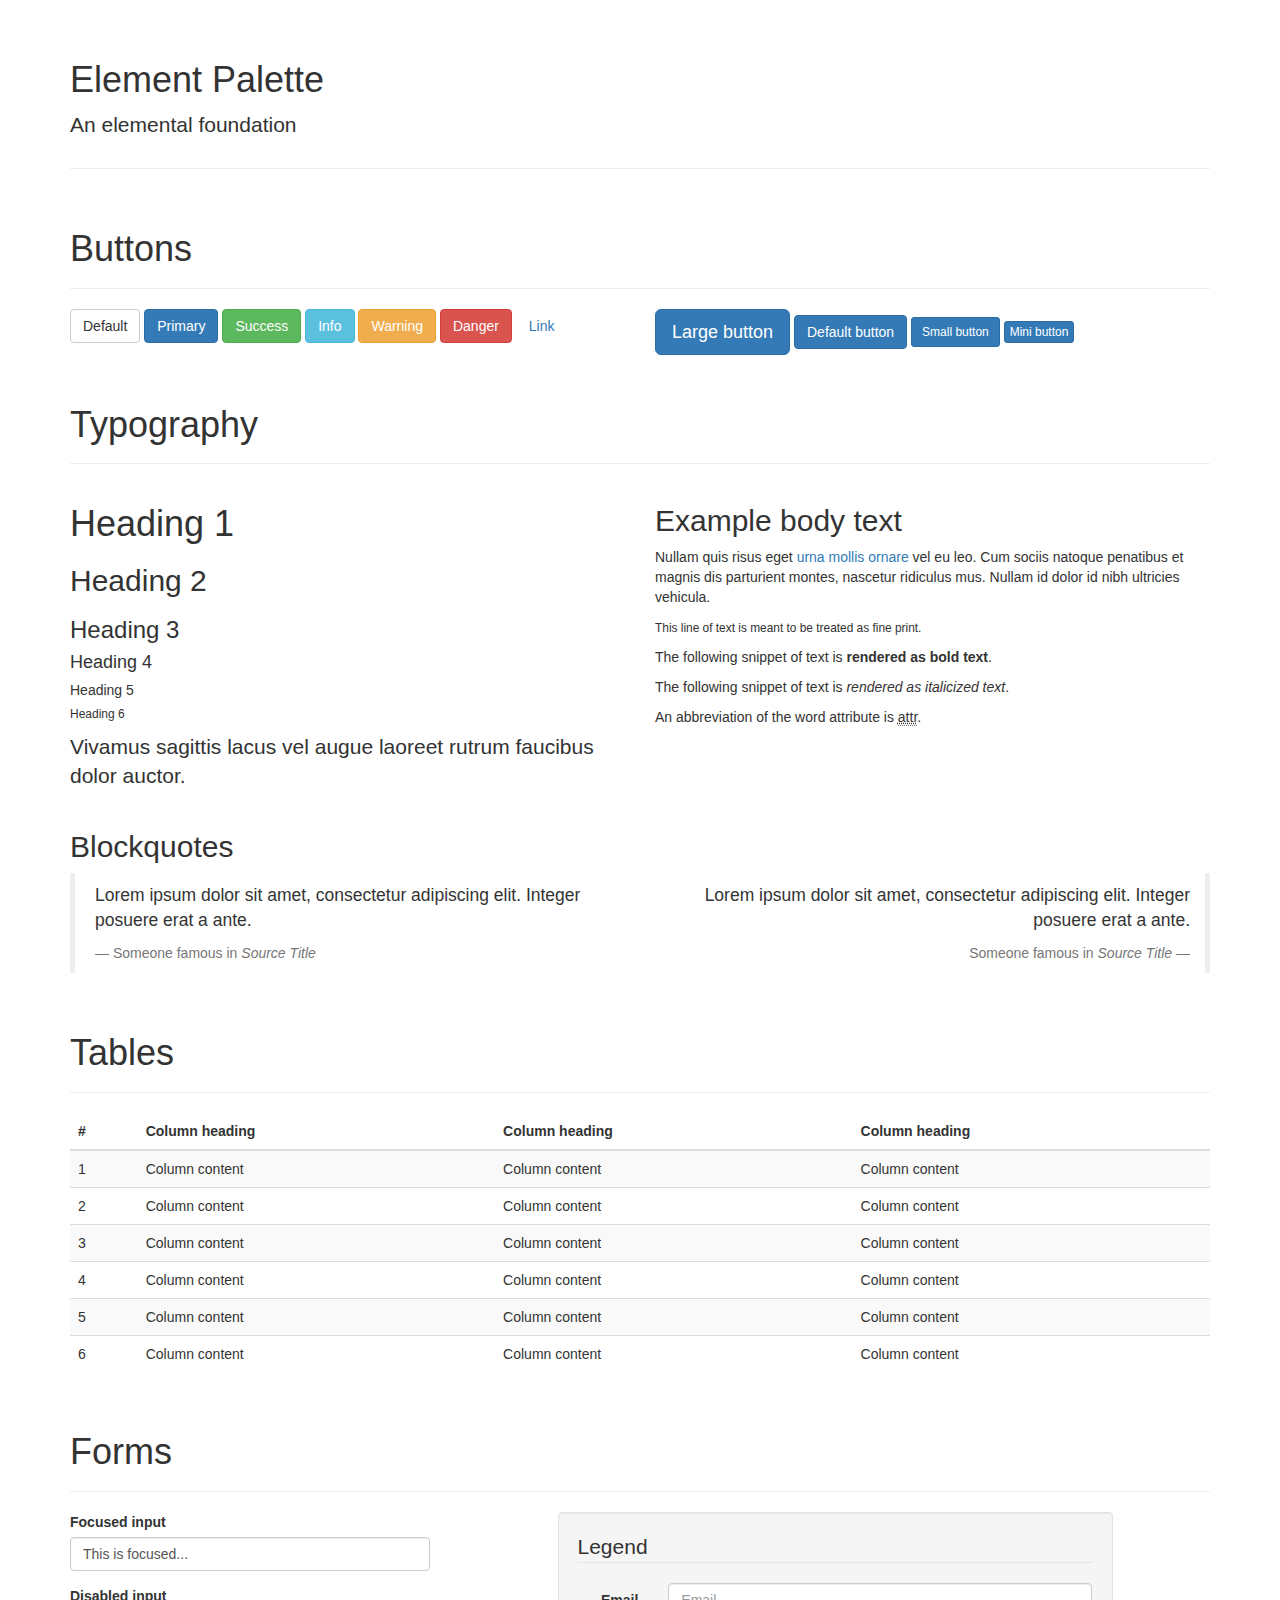
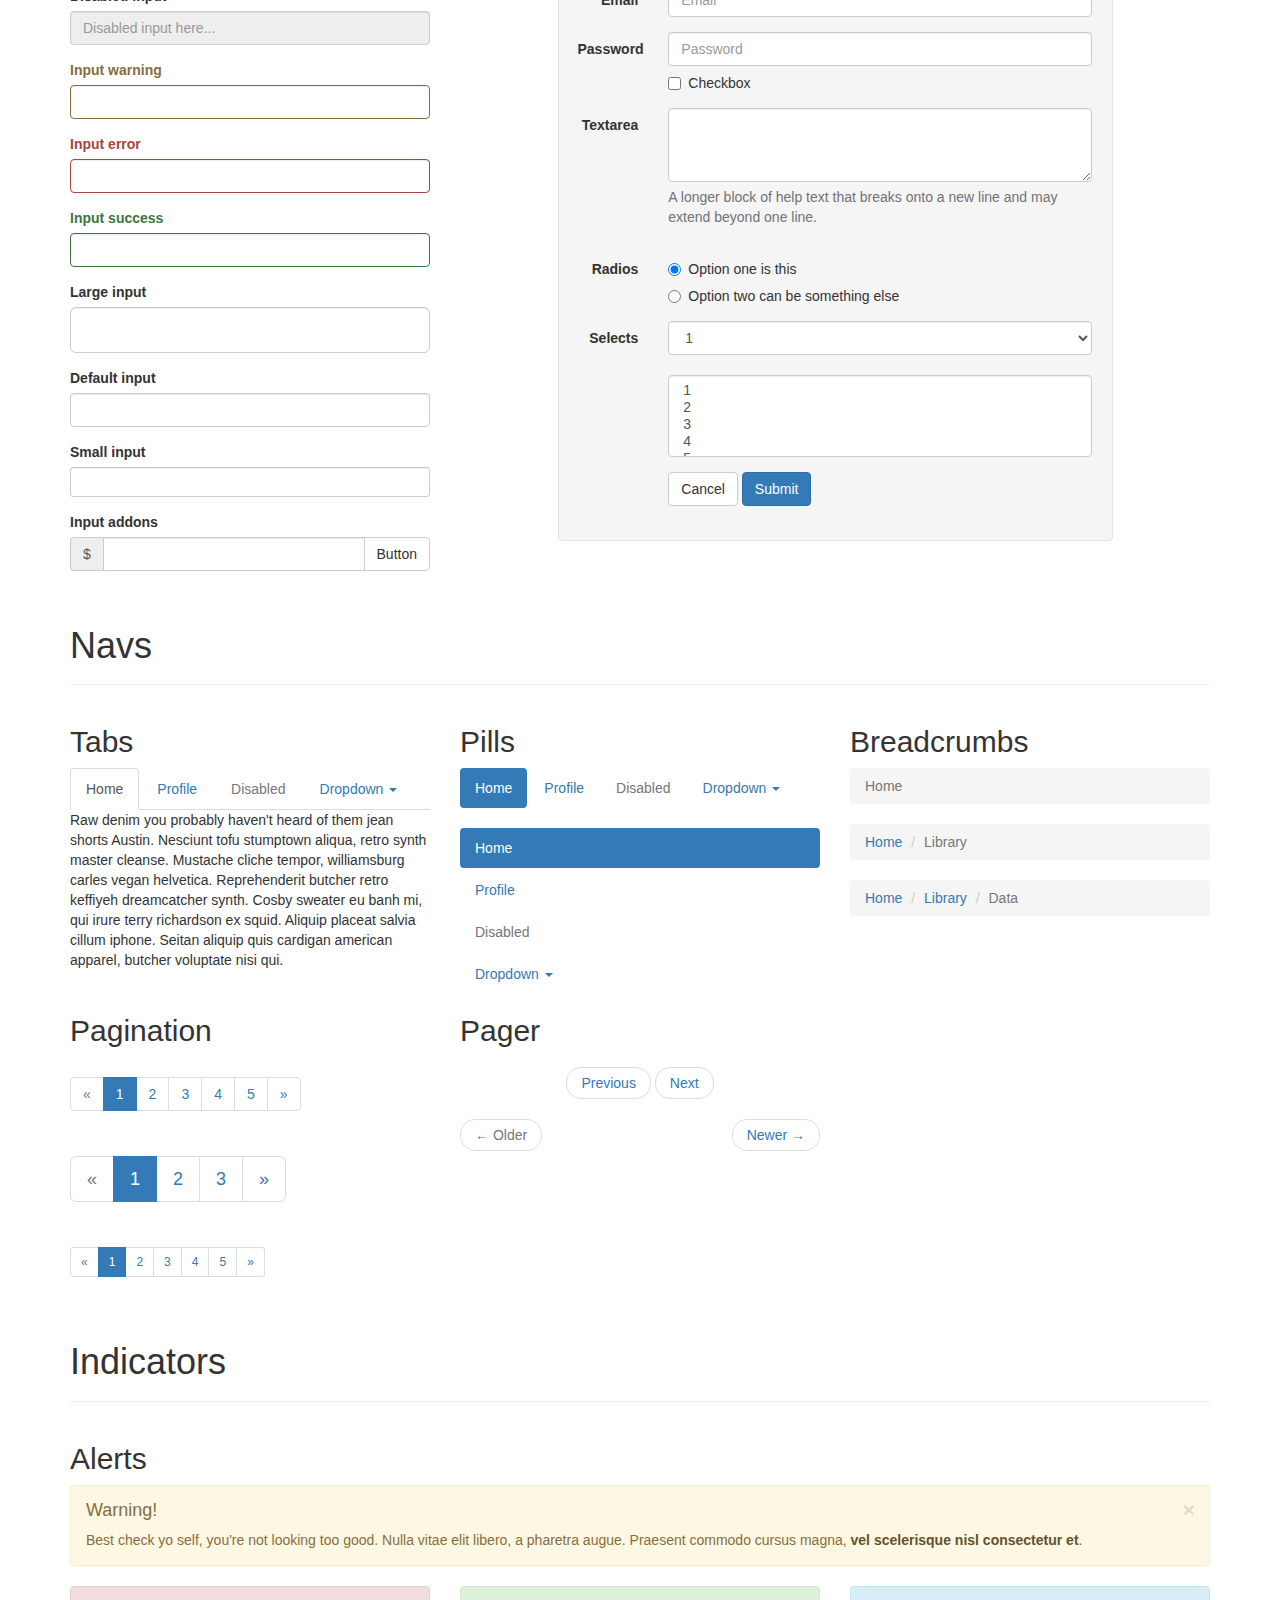
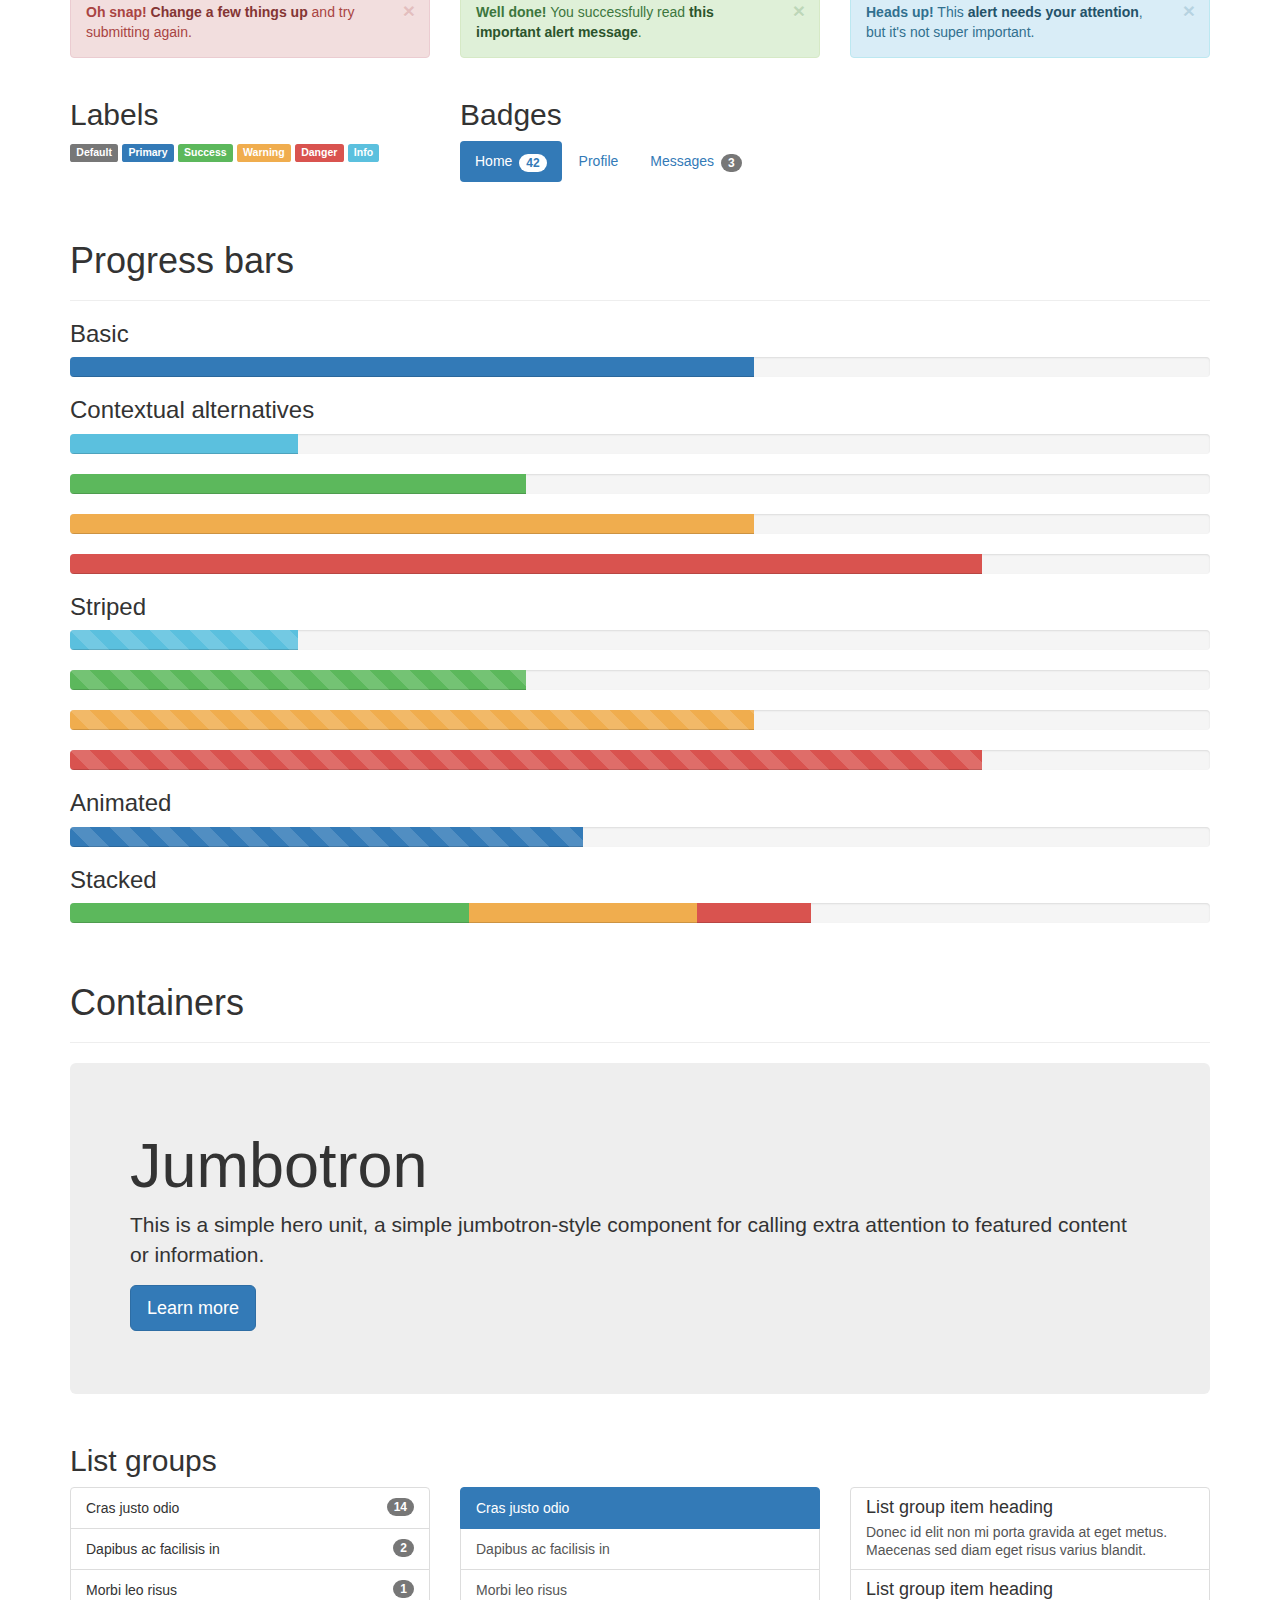
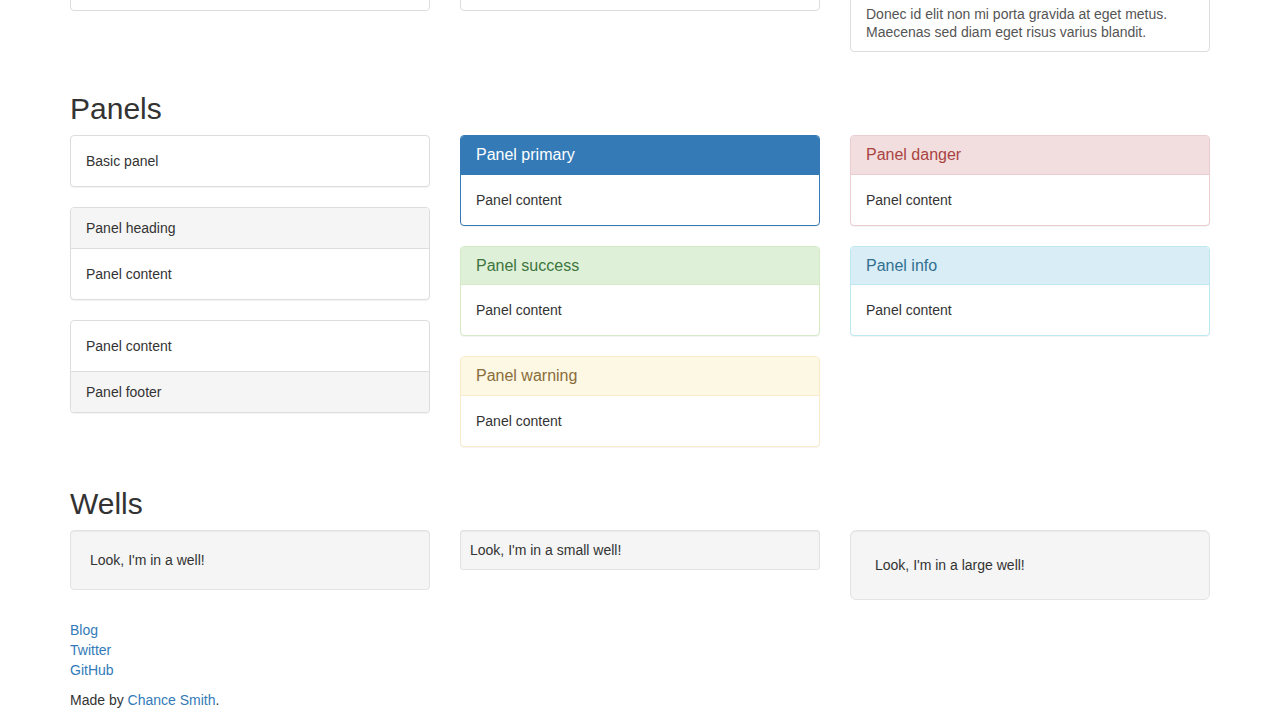
<file: index.html>
<!DOCTYPE html>
<html lang="en">
  <head>
    <meta charset="utf-8">
    <title>Element Palette</title>
    <meta name="viewport" content="width=device-width, initial-scale=1">
    <meta http-equiv="X-UA-Compatible" content="IE=edge" />
    <link rel="stylesheet" href="https://maxcdn.bootstrapcdn.com/bootstrap/3.3.6/css/bootstrap.min.css">
    <link rel="stylesheet" href="https://maxcdn.bootstrapcdn.com/font-awesome/4.5.0/css/font-awesome.min.css">
    <!-- <link rel="stylesheet" href="styles.css"> -->
  </head>
  <body>
    <div class="container">

      <div class="page-header" id="banner">
        <div class="row">
          <div class="col-lg-8 col-md-7 col-sm-6">
            <h1>Element Palette</h1>
            <p class="lead">An elemental foundation</p>
          </div>
        </div>
      </div>

      <!-- Buttons
      ================================================== -->
      <div class="bs-docs-section">
        <div class="page-header">
          <div class="row">
            <div class="col-lg-12">
              <h1 id="buttons">Buttons</h1>
            </div>
          </div>
        </div>

        <div class="row">
          <div class="col-lg-6">

            <p class="bs-component">
              <a href="#" class="btn btn-default">Default</a>
              <a href="#" class="btn btn-primary">Primary</a>
              <a href="#" class="btn btn-success">Success</a>
              <a href="#" class="btn btn-info">Info</a>
              <a href="#" class="btn btn-warning">Warning</a>
              <a href="#" class="btn btn-danger">Danger</a>
              <a href="#" class="btn btn-link">Link</a>
            </p>
          </div>
          <div class="col-lg-6">
            <p class="bs-component">
              <a href="#" class="btn btn-primary btn-lg">Large button</a>
              <a href="#" class="btn btn-primary">Default button</a>
              <a href="#" class="btn btn-primary btn-sm">Small button</a>
              <a href="#" class="btn btn-primary btn-xs">Mini button</a>
            </p>

          </div>
        </div>
      </div>

      <!-- Typography
      ================================================== -->
      <div class="bs-docs-section">
        <div class="row">
          <div class="col-lg-12">
            <div class="page-header">
              <h1 id="typography">Typography</h1>
            </div>
          </div>
        </div>

        <!-- Headings -->

        <div class="row">
          <div class="col-lg-6">
            <div class="bs-component">
              <h1>Heading 1</h1>
              <h2>Heading 2</h2>
              <h3>Heading 3</h3>
              <h4>Heading 4</h4>
              <h5>Heading 5</h5>
              <h6>Heading 6</h6>
              <p class="lead">Vivamus sagittis lacus vel augue laoreet rutrum faucibus dolor auctor.</p>
            </div>
          </div>
          <div class="col-lg-6">
            <div class="bs-component">
              <h2>Example body text</h2>
              <p>Nullam quis risus eget <a href="#">urna mollis ornare</a> vel eu leo. Cum sociis natoque penatibus et magnis dis parturient montes, nascetur ridiculus mus. Nullam id dolor id nibh ultricies vehicula.</p>
              <p><small>This line of text is meant to be treated as fine print.</small></p>
              <p>The following snippet of text is <strong>rendered as bold text</strong>.</p>
              <p>The following snippet of text is <em>rendered as italicized text</em>.</p>
              <p>An abbreviation of the word attribute is <abbr title="attribute">attr</abbr>.</p>
            </div>

          </div>
        </div>

        <!-- Blockquotes -->

        <div class="row">
          <div class="col-lg-12">
            <h2 id="type-blockquotes">Blockquotes</h2>
          </div>
        </div>
        <div class="row">
          <div class="col-lg-6">
            <div class="bs-component">
              <blockquote>
                <p>Lorem ipsum dolor sit amet, consectetur adipiscing elit. Integer posuere erat a ante.</p>
                <small>Someone famous in <cite title="Source Title">Source Title</cite></small>
              </blockquote>
            </div>
          </div>
          <div class="col-lg-6">
            <div class="bs-component">
              <blockquote class="blockquote-reverse">
                <p>Lorem ipsum dolor sit amet, consectetur adipiscing elit. Integer posuere erat a ante.</p>
                <small>Someone famous in <cite title="Source Title">Source Title</cite></small>
              </blockquote>
            </div>
          </div>
        </div>
      </div>

      <!-- Tables
      ================================================== -->
      <div class="bs-docs-section">

        <div class="row">
          <div class="col-lg-12">
            <div class="page-header">
              <h1 id="tables">Tables</h1>
            </div>

            <div class="bs-component">
              <table class="table table-striped table-hover ">
                <thead>
                  <tr>
                    <th>#</th>
                    <th>Column heading</th>
                    <th>Column heading</th>
                    <th>Column heading</th>
                  </tr>
                </thead>
                <tbody>
                  <tr>
                    <td>1</td>
                    <td>Column content</td>
                    <td>Column content</td>
                    <td>Column content</td>
                  </tr>
                  <tr>
                    <td>2</td>
                    <td>Column content</td>
                    <td>Column content</td>
                    <td>Column content</td>
                  </tr>
                  <tr>
                    <td>3</td>
                    <td>Column content</td>
                    <td>Column content</td>
                    <td>Column content</td>
                  </tr>
                  <tr>
                    <td>4</td>
                    <td>Column content</td>
                    <td>Column content</td>
                    <td>Column content</td>
                  </tr>
                  <tr>
                    <td>5</td>
                    <td>Column content</td>
                    <td>Column content</td>
                    <td>Column content</td>
                  </tr>
                  <tr>
                    <td>6</td>
                    <td>Column content</td>
                    <td>Column content</td>
                    <td>Column content</td>
                  </tr>
                  
                </tbody>
              </table> 
            </div><!-- /example -->
          </div>
        </div>
      </div>

      <!-- Forms
      ================================================== -->
      <div class="bs-docs-section">
        <div class="row">
          <div class="col-lg-12">
            <div class="page-header">
              <h1 id="forms">Forms</h1>
            </div>
          </div>
        </div>

        <div class="row">
          <div class="col-lg-4">

              <form class="bs-component">
                <div class="form-group">
                  <label class="control-label" for="focusedInput">Focused input</label>
                  <input class="form-control" id="focusedInput" type="text" value="This is focused...">
                </div>

                <div class="form-group">
                  <label class="control-label" for="disabledInput">Disabled input</label>
                  <input class="form-control" id="disabledInput" type="text" placeholder="Disabled input here..." disabled="">
                </div>

                <div class="form-group has-warning">
                  <label class="control-label" for="inputWarning">Input warning</label>
                  <input type="text" class="form-control" id="inputWarning">
                </div>

                <div class="form-group has-error">
                  <label class="control-label" for="inputError">Input error</label>
                  <input type="text" class="form-control" id="inputError">
                </div>

                <div class="form-group has-success">
                  <label class="control-label" for="inputSuccess">Input success</label>
                  <input type="text" class="form-control" id="inputSuccess">
                </div>

                <div class="form-group">
                  <label class="control-label" for="inputLarge">Large input</label>
                  <input class="form-control input-lg" type="text" id="inputLarge">
                </div>

                <div class="form-group">
                  <label class="control-label" for="inputDefault">Default input</label>
                  <input type="text" class="form-control" id="inputDefault">
                </div>

                <div class="form-group">
                  <label class="control-label" for="inputSmall">Small input</label>
                  <input class="form-control input-sm" type="text" id="inputSmall">
                </div>

                <div class="form-group">
                  <label class="control-label">Input addons</label>
                  <div class="input-group">
                    <span class="input-group-addon">$</span>
                    <input type="text" class="form-control">
                    <span class="input-group-btn">
                      <button class="btn btn-default" type="button">Button</button>
                    </span>
                  </div>
                </div>
              </form>

          </div>
          <div class="col-lg-6 col-lg-offset-1">
            <div class="well bs-component">
              <form class="form-horizontal">
                <fieldset>
                  <legend>Legend</legend>
                  <div class="form-group">
                    <label for="inputEmail" class="col-lg-2 control-label">Email</label>
                    <div class="col-lg-10">
                      <input type="text" class="form-control" id="inputEmail" placeholder="Email">
                    </div>
                  </div>
                  <div class="form-group">
                    <label for="inputPassword" class="col-lg-2 control-label">Password</label>
                    <div class="col-lg-10">
                      <input type="password" class="form-control" id="inputPassword" placeholder="Password">
                      <div class="checkbox">
                        <label>
                          <input type="checkbox"> Checkbox
                        </label>
                      </div>
                    </div>
                  </div>
                  <div class="form-group">
                    <label for="textArea" class="col-lg-2 control-label">Textarea</label>
                    <div class="col-lg-10">
                      <textarea class="form-control" rows="3" id="textArea"></textarea>
                      <span class="help-block">A longer block of help text that breaks onto a new line and may extend beyond one line.</span>
                    </div>
                  </div>
                  <div class="form-group">
                    <label class="col-lg-2 control-label">Radios</label>
                    <div class="col-lg-10">
                      <div class="radio">
                        <label>
                          <input type="radio" name="optionsRadios" id="optionsRadios1" value="option1" checked="">
                          Option one is this
                        </label>
                      </div>
                      <div class="radio">
                        <label>
                          <input type="radio" name="optionsRadios" id="optionsRadios2" value="option2">
                          Option two can be something else
                        </label>
                      </div>
                    </div>
                  </div>
                  <div class="form-group">
                    <label for="select" class="col-lg-2 control-label">Selects</label>
                    <div class="col-lg-10">
                      <select class="form-control" id="select">
                        <option>1</option>
                        <option>2</option>
                        <option>3</option>
                        <option>4</option>
                        <option>5</option>
                      </select>
                      <br>
                      <select multiple="" class="form-control">
                        <option>1</option>
                        <option>2</option>
                        <option>3</option>
                        <option>4</option>
                        <option>5</option>
                      </select>
                    </div>
                  </div>
                  <div class="form-group">
                    <div class="col-lg-10 col-lg-offset-2">
                      <button type="reset" class="btn btn-default">Cancel</button>
                      <button type="submit" class="btn btn-primary">Submit</button>
                    </div>
                  </div>
                </fieldset>
              </form>
            </div>
          </div>
        </div>
      </div>

      <!-- Navs
      ================================================== -->
      <div class="bs-docs-section">

        <div class="row">
          <div class="col-lg-12">
            <div class="page-header">
              <h1 id="navs">Navs</h1>
            </div>
          </div>
        </div>

        <div class="row">
          <div class="col-lg-4">
            <h2 id="nav-tabs">Tabs</h2>
            <div class="bs-component">
              <ul class="nav nav-tabs">
                <li class="active"><a href="#home" data-toggle="tab">Home</a></li>
                <li><a href="#profile" data-toggle="tab">Profile</a></li>
                <li class="disabled"><a>Disabled</a></li>
                <li class="dropdown">
                  <a class="dropdown-toggle" data-toggle="dropdown" href="#">
                    Dropdown <span class="caret"></span>
                  </a>
                  <ul class="dropdown-menu">
                    <li><a href="#dropdown1" data-toggle="tab">Action</a></li>
                    <li class="divider"></li>
                    <li><a href="#dropdown2" data-toggle="tab">Another action</a></li>
                  </ul>
                </li>
              </ul>
              <div id="myTabContent" class="tab-content">
                <div class="tab-pane fade active in" id="home">
                  <p>Raw denim you probably haven't heard of them jean shorts Austin. Nesciunt tofu stumptown aliqua, retro synth master cleanse. Mustache cliche tempor, williamsburg carles vegan helvetica. Reprehenderit butcher retro keffiyeh dreamcatcher synth. Cosby sweater eu banh mi, qui irure terry richardson ex squid. Aliquip placeat salvia cillum iphone. Seitan aliquip quis cardigan american apparel, butcher voluptate nisi qui.</p>
                </div>
                <div class="tab-pane fade" id="profile">
                  <p>Food truck fixie locavore, accusamus mcsweeney's marfa nulla single-origin coffee squid. Exercitation +1 labore velit, blog sartorial PBR leggings next level wes anderson artisan four loko farm-to-table craft beer twee. Qui photo booth letterpress, commodo enim craft beer mlkshk aliquip jean shorts ullamco ad vinyl cillum PBR. Homo nostrud organic, assumenda labore aesthetic magna delectus mollit.</p>
                </div>
                <div class="tab-pane fade" id="dropdown1">
                  <p>Etsy mixtape wayfarers, ethical wes anderson tofu before they sold out mcsweeney's organic lomo retro fanny pack lo-fi farm-to-table readymade. Messenger bag gentrify pitchfork tattooed craft beer, iphone skateboard locavore carles etsy salvia banksy hoodie helvetica. DIY synth PBR banksy irony. Leggings gentrify squid 8-bit cred pitchfork.</p>
                </div>
                <div class="tab-pane fade" id="dropdown2">
                  <p>Trust fund seitan letterpress, keytar raw denim keffiyeh etsy art party before they sold out master cleanse gluten-free squid scenester freegan cosby sweater. Fanny pack portland seitan DIY, art party locavore wolf cliche high life echo park Austin. Cred vinyl keffiyeh DIY salvia PBR, banh mi before they sold out farm-to-table VHS viral locavore cosby sweater.</p>
                </div>
              </div>
            </div>
          </div>
          <div class="col-lg-4">
            <h2 id="nav-pills">Pills</h2>
            <div class="bs-component">
              <ul class="nav nav-pills">
                <li class="active"><a href="#">Home</a></li>
                <li><a href="#">Profile</a></li>
                <li class="disabled"><a href="#">Disabled</a></li>
                <li class="dropdown">
                  <a class="dropdown-toggle" data-toggle="dropdown" href="#">
                    Dropdown <span class="caret"></span>
                  </a>
                  <ul class="dropdown-menu">
                    <li><a href="#">Action</a></li>
                    <li><a href="#">Another action</a></li>
                    <li><a href="#">Something else here</a></li>
                    <li class="divider"></li>
                    <li><a href="#">Separated link</a></li>
                  </ul>
                </li>
              </ul>
            </div>
            <br>
            <div class="bs-component">
              <ul class="nav nav-pills nav-stacked">
                <li class="active"><a href="#">Home</a></li>
                <li><a href="#">Profile</a></li>
                <li class="disabled"><a href="#">Disabled</a></li>
                <li class="dropdown">
                  <a class="dropdown-toggle" data-toggle="dropdown" href="#">
                    Dropdown <span class="caret"></span>
                  </a>
                  <ul class="dropdown-menu">
                    <li><a href="#">Action</a></li>
                    <li><a href="#">Another action</a></li>
                    <li><a href="#">Something else here</a></li>
                    <li class="divider"></li>
                    <li><a href="#">Separated link</a></li>
                  </ul>
                </li>
              </ul>
            </div>
          </div>
          <div class="col-lg-4">
            <h2 id="nav-breadcrumbs">Breadcrumbs</h2>
            <div class="bs-component">
              <ul class="breadcrumb">
                <li class="active">Home</li>
              </ul>

              <ul class="breadcrumb">
                <li><a href="#">Home</a></li>
                <li class="active">Library</li>
              </ul>

              <ul class="breadcrumb">
                <li><a href="#">Home</a></li>
                <li><a href="#">Library</a></li>
                <li class="active">Data</li>
              </ul>
            </div>

          </div>
        </div>


        <div class="row">
          <div class="col-lg-4">
            <h2 id="pagination">Pagination</h2>
            <div class="bs-component">
              <ul class="pagination">
                <li class="disabled"><a href="#">&laquo;</a></li>
                <li class="active"><a href="#">1</a></li>
                <li><a href="#">2</a></li>
                <li><a href="#">3</a></li>
                <li><a href="#">4</a></li>
                <li><a href="#">5</a></li>
                <li><a href="#">&raquo;</a></li>
              </ul>

              <ul class="pagination pagination-lg">
                <li class="disabled"><a href="#">&laquo;</a></li>
                <li class="active"><a href="#">1</a></li>
                <li><a href="#">2</a></li>
                <li><a href="#">3</a></li>
                <li><a href="#">&raquo;</a></li>
              </ul>

              <ul class="pagination pagination-sm">
                <li class="disabled"><a href="#">&laquo;</a></li>
                <li class="active"><a href="#">1</a></li>
                <li><a href="#">2</a></li>
                <li><a href="#">3</a></li>
                <li><a href="#">4</a></li>
                <li><a href="#">5</a></li>
                <li><a href="#">&raquo;</a></li>
              </ul>
            </div>
          </div>
          <div class="col-lg-4">
            <h2 id="pager">Pager</h2>
            <div class="bs-component">
              <ul class="pager">
                <li><a href="#">Previous</a></li>
                <li><a href="#">Next</a></li>
              </ul>

              <ul class="pager">
                <li class="previous disabled"><a href="#">&larr; Older</a></li>
                <li class="next"><a href="#">Newer &rarr;</a></li>
              </ul>
            </div>
          </div>
          <div class="col-lg-4">

          </div>
        </div>
      </div>

      <!-- Indicators
      ================================================== -->
      <div class="bs-docs-section">

        <div class="row">
          <div class="col-lg-12">
            <div class="page-header">
              <h1 id="indicators">Indicators</h1>
            </div>
          </div>
        </div>

        <div class="row">
          <div class="col-lg-12">
            <h2>Alerts</h2>
            <div class="bs-component">
              <div class="alert alert-dismissible alert-warning">
                <button type="button" class="close" data-dismiss="alert">&times;</button>
                <h4>Warning!</h4>
                <p>Best check yo self, you're not looking too good. Nulla vitae elit libero, a pharetra augue. Praesent commodo cursus magna, <a href="#" class="alert-link">vel scelerisque nisl consectetur et</a>.</p>
              </div>
            </div>
          </div>
        </div>
        <div class="row">
          <div class="col-lg-4">
            <div class="bs-component">
              <div class="alert alert-dismissible alert-danger">
                <button type="button" class="close" data-dismiss="alert">&times;</button>
                <strong>Oh snap!</strong> <a href="#" class="alert-link">Change a few things up</a> and try submitting again.
              </div>
            </div>
          </div>
          <div class="col-lg-4">
            <div class="bs-component">
              <div class="alert alert-dismissible alert-success">
                <button type="button" class="close" data-dismiss="alert">&times;</button>
                <strong>Well done!</strong> You successfully read <a href="#" class="alert-link">this important alert message</a>.
              </div>
            </div>
          </div>
          <div class="col-lg-4">
            <div class="bs-component">
              <div class="alert alert-dismissible alert-info">
                <button type="button" class="close" data-dismiss="alert">&times;</button>
                <strong>Heads up!</strong> This <a href="#" class="alert-link">alert needs your attention</a>, but it's not super important.
              </div>
            </div>
          </div>
        </div>
        <div class="row">
          <div class="col-lg-4">
            <h2>Labels</h2>
            <div class="bs-component" style="margin-bottom: 40px;">
              <span class="label label-default">Default</span>
              <span class="label label-primary">Primary</span>
              <span class="label label-success">Success</span>
              <span class="label label-warning">Warning</span>
              <span class="label label-danger">Danger</span>
              <span class="label label-info">Info</span>
            </div>
          </div>
          <div class="col-lg-4">
            <h2>Badges</h2>
            <div class="bs-component">
              <ul class="nav nav-pills">
                <li class="active"><a href="#">Home <span class="badge">42</span></a></li>
                <li><a href="#">Profile <span class="badge"></span></a></li>
                <li><a href="#">Messages <span class="badge">3</span></a></li>
              </ul>
            </div>
          </div>
        </div>
      </div>

      <!-- Progress bars
      ================================================== -->
      <div class="bs-docs-section">

        <div class="row">
          <div class="col-lg-12">
            <div class="page-header">
              <h1 id="progress-bars">Progress bars</h1>
            </div>

            <h3 id="progress-basic">Basic</h3>
            <div class="bs-component">
              <div class="progress">
                <div class="progress-bar" style="width: 60%;"></div>
              </div>
            </div>

            <h3 id="progress-alternatives">Contextual alternatives</h3>
            <div class="bs-component">
              <div class="progress">
                <div class="progress-bar progress-bar-info" style="width: 20%"></div>
              </div>

              <div class="progress">
                <div class="progress-bar progress-bar-success" style="width: 40%"></div>
              </div>

              <div class="progress">
                <div class="progress-bar progress-bar-warning" style="width: 60%"></div>
              </div>

              <div class="progress">
                <div class="progress-bar progress-bar-danger" style="width: 80%"></div>
              </div>
            </div>

            <h3 id="progress-striped">Striped</h3>
            <div class="bs-component">
              <div class="progress progress-striped">
                <div class="progress-bar progress-bar-info" style="width: 20%"></div>
              </div>

              <div class="progress progress-striped">
                <div class="progress-bar progress-bar-success" style="width: 40%"></div>
              </div>

              <div class="progress progress-striped">
                <div class="progress-bar progress-bar-warning" style="width: 60%"></div>
              </div>

              <div class="progress progress-striped">
                <div class="progress-bar progress-bar-danger" style="width: 80%"></div>
              </div>
            </div>

            <h3 id="progress-animated">Animated</h3>
            <div class="bs-component">
              <div class="progress progress-striped active">
                <div class="progress-bar" style="width: 45%"></div>
              </div>
            </div>

            <h3 id="progress-stacked">Stacked</h3>
            <div class="bs-component">
              <div class="progress">
                <div class="progress-bar progress-bar-success" style="width: 35%"></div>
                <div class="progress-bar progress-bar-warning" style="width: 20%"></div>
                <div class="progress-bar progress-bar-danger" style="width: 10%"></div>
              </div>
            </div>
          </div>
        </div>
      </div>

      <!-- Containers
      ================================================== -->
      <div class="bs-docs-section">

        <div class="row">
          <div class="col-lg-12">
            <div class="page-header">
              <h1 id="containers">Containers</h1>
            </div>
            <div class="bs-component">
              <div class="jumbotron">
                <h1>Jumbotron</h1>
                <p>This is a simple hero unit, a simple jumbotron-style component for calling extra attention to featured content or information.</p>
                <p><a class="btn btn-primary btn-lg">Learn more</a></p>
              </div>
            </div>
          </div>
        </div>


        <div class="row">
          <div class="col-lg-12">
            <h2>List groups</h2>
          </div>
        </div>
        <div class="row">
          <div class="col-lg-4">
            <div class="bs-component">
              <ul class="list-group">
                <li class="list-group-item">
                  <span class="badge">14</span>
                  Cras justo odio
                </li>
                <li class="list-group-item">
                  <span class="badge">2</span>
                  Dapibus ac facilisis in
                </li>
                <li class="list-group-item">
                  <span class="badge">1</span>
                  Morbi leo risus
                </li>
              </ul>
            </div>
          </div>
          <div class="col-lg-4">
            <div class="bs-component">
              <div class="list-group">
                <a href="#" class="list-group-item active">
                  Cras justo odio
                </a>
                <a href="#" class="list-group-item">Dapibus ac facilisis in
                </a>
                <a href="#" class="list-group-item">Morbi leo risus
                </a>
              </div>
            </div>
          </div>
          <div class="col-lg-4">
            <div class="bs-component">
              <div class="list-group">
                <a href="#" class="list-group-item">
                  <h4 class="list-group-item-heading">List group item heading</h4>
                  <p class="list-group-item-text">Donec id elit non mi porta gravida at eget metus. Maecenas sed diam eget risus varius blandit.</p>
                </a>
                <a href="#" class="list-group-item">
                  <h4 class="list-group-item-heading">List group item heading</h4>
                  <p class="list-group-item-text">Donec id elit non mi porta gravida at eget metus. Maecenas sed diam eget risus varius blandit.</p>
                </a>
              </div>
            </div>
          </div>
        </div>


        <div class="row">
          <div class="col-lg-12">
            <h2>Panels</h2>
          </div>
        </div>
        <div class="row">
          <div class="col-lg-4">
            <div class="bs-component">
              <div class="panel panel-default">
                <div class="panel-body">
                  Basic panel
                </div>
              </div>

              <div class="panel panel-default">
                <div class="panel-heading">Panel heading</div>
                <div class="panel-body">
                  Panel content
                </div>
              </div>

              <div class="panel panel-default">
                <div class="panel-body">
                  Panel content
                </div>
                <div class="panel-footer">Panel footer</div>
              </div>
            </div>
          </div>
          <div class="col-lg-4">
            <div class="bs-component">
              <div class="panel panel-primary">
                <div class="panel-heading">
                  <h3 class="panel-title">Panel primary</h3>
                </div>
                <div class="panel-body">
                  Panel content
                </div>
              </div>

              <div class="panel panel-success">
                <div class="panel-heading">
                  <h3 class="panel-title">Panel success</h3>
                </div>
                <div class="panel-body">
                  Panel content
                </div>
              </div>

              <div class="panel panel-warning">
                <div class="panel-heading">
                  <h3 class="panel-title">Panel warning</h3>
                </div>
                <div class="panel-body">
                  Panel content
                </div>
              </div>
            </div>
          </div>
          <div class="col-lg-4">
            <div class="bs-component">
              <div class="panel panel-danger">
                <div class="panel-heading">
                  <h3 class="panel-title">Panel danger</h3>
                </div>
                <div class="panel-body">
                  Panel content
                </div>
              </div>

              <div class="panel panel-info">
                <div class="panel-heading">
                  <h3 class="panel-title">Panel info</h3>
                </div>
                <div class="panel-body">
                  Panel content
                </div>
              </div>
            </div>
          </div>
        </div>

        <div class="row">
          <div class="col-lg-12">
            <h2>Wells</h2>
          </div>
        </div>
        <div class="row">
          <div class="col-lg-4">
            <div class="bs-component">
              <div class="well">
                Look, I'm in a well!
              </div>
            </div>
          </div>
          <div class="col-lg-4">
            <div class="bs-component">
              <div class="well well-sm">
                Look, I'm in a small well!
              </div>
            </div>
          </div>
          <div class="col-lg-4">
            <div class="bs-component">
              <div class="well well-lg">
                Look, I'm in a large well!
              </div>
            </div>
          </div>
        </div>
      </div>

      <footer>
        <div class="row">
          <div class="col-lg-12">

            <ul class="list-unstyled">
              <li><a href="http://blog.chancesmith.org">Blog</a></li>
              <li><a href="https://twitter.com/chancesmith">Twitter</a></li>
              <li><a href="https://github.com/chancesmith/element-palette">GitHub</a></li>
            </ul>
            <p>Made by <a href="http://chancesmith.org" rel="nofollow">Chance Smith</a>.</p>

          </div>
        </div>

      </footer>


    </div>


    <script src="https://ajax.googleapis.com/ajax/libs/jquery/2.2.2/jquery.min.js"></script>
    <script src="https://maxcdn.bootstrapcdn.com/bootstrap/3.3.6/js/bootstrap.min.js"></script>
</body>
</html>
</file>
